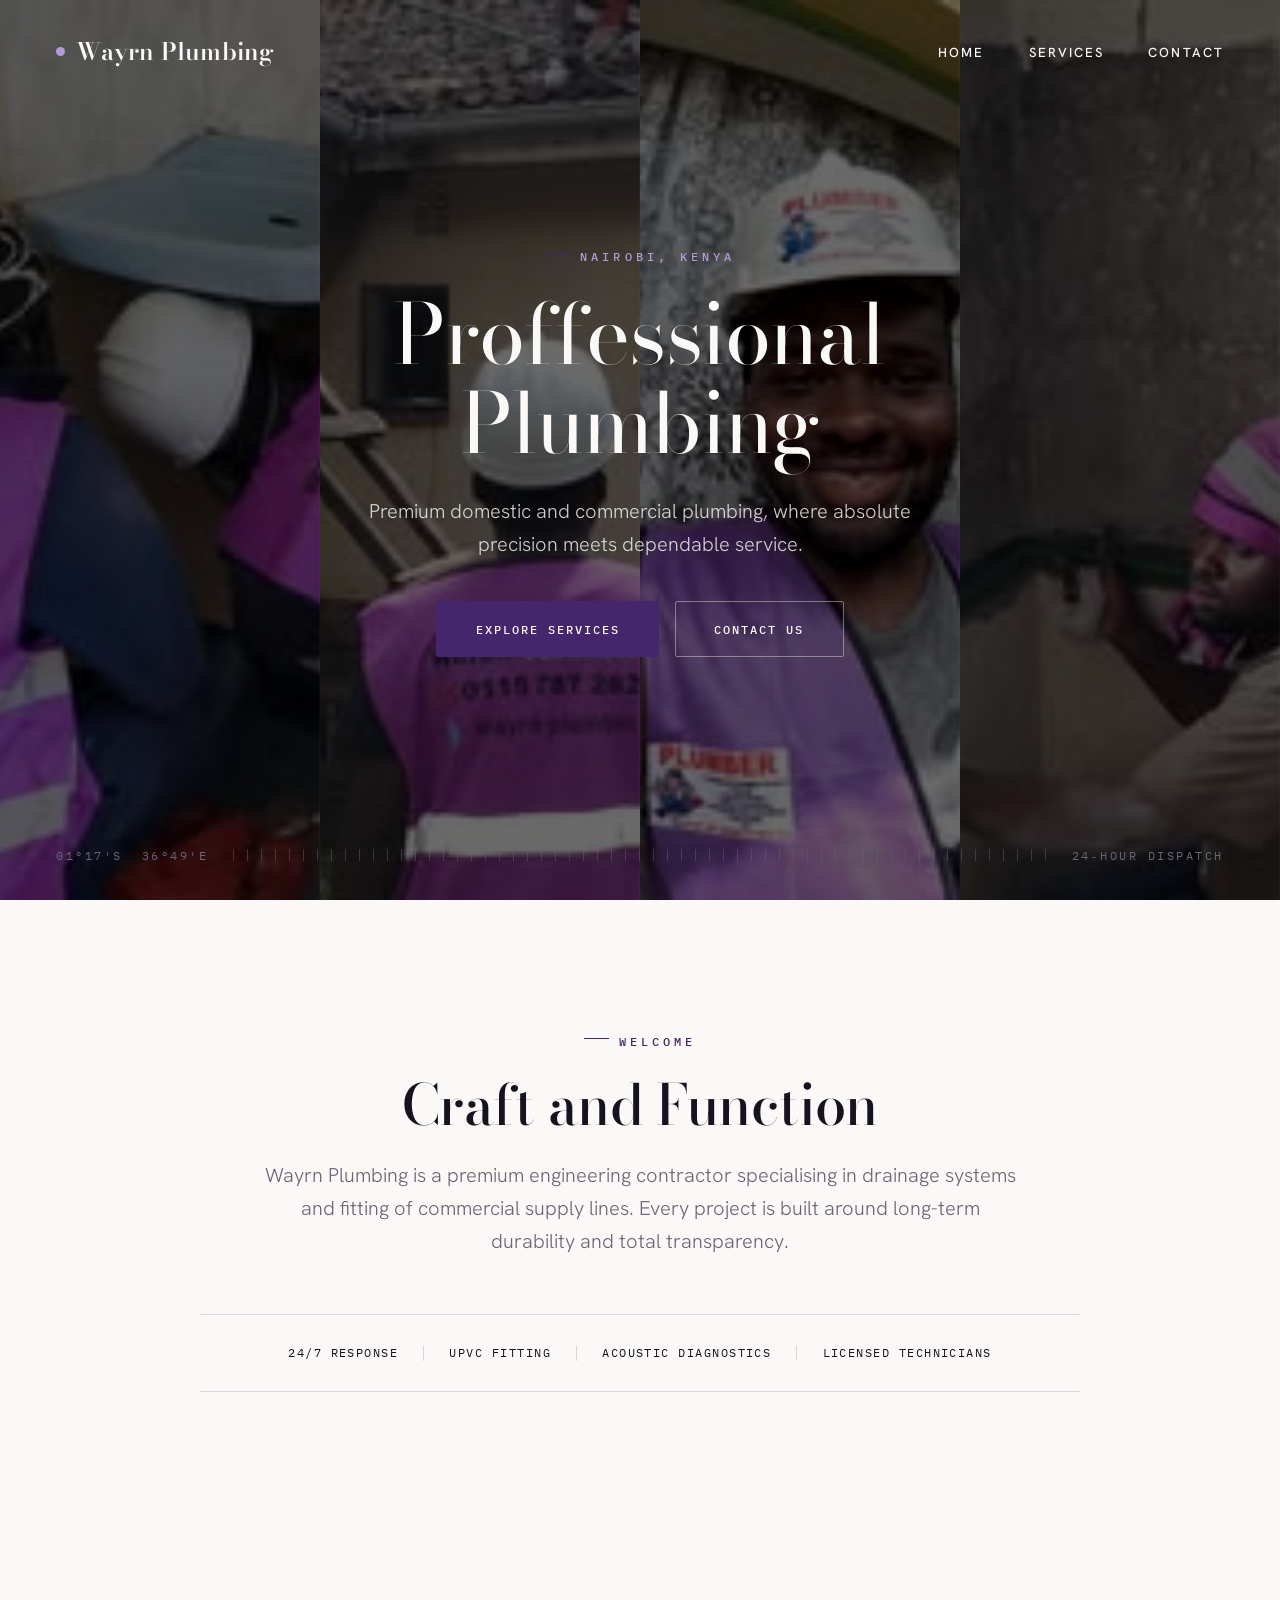
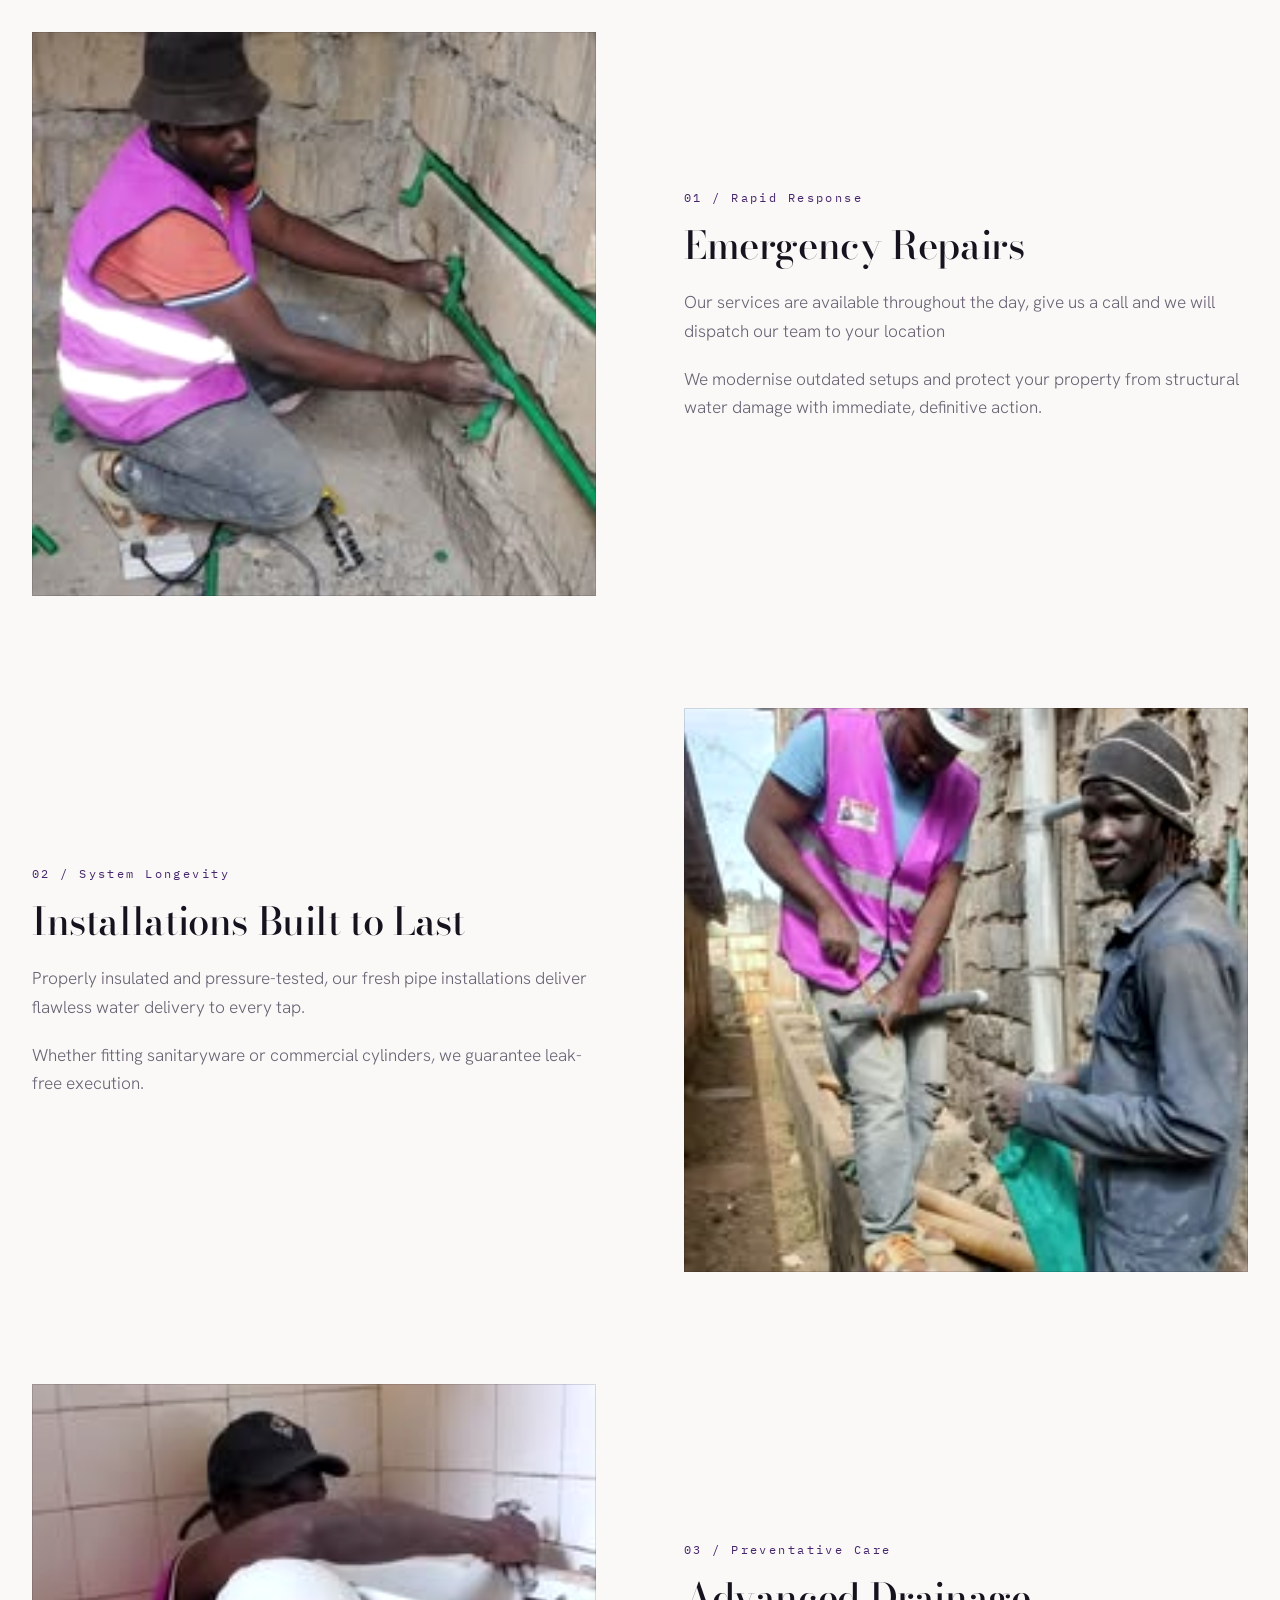
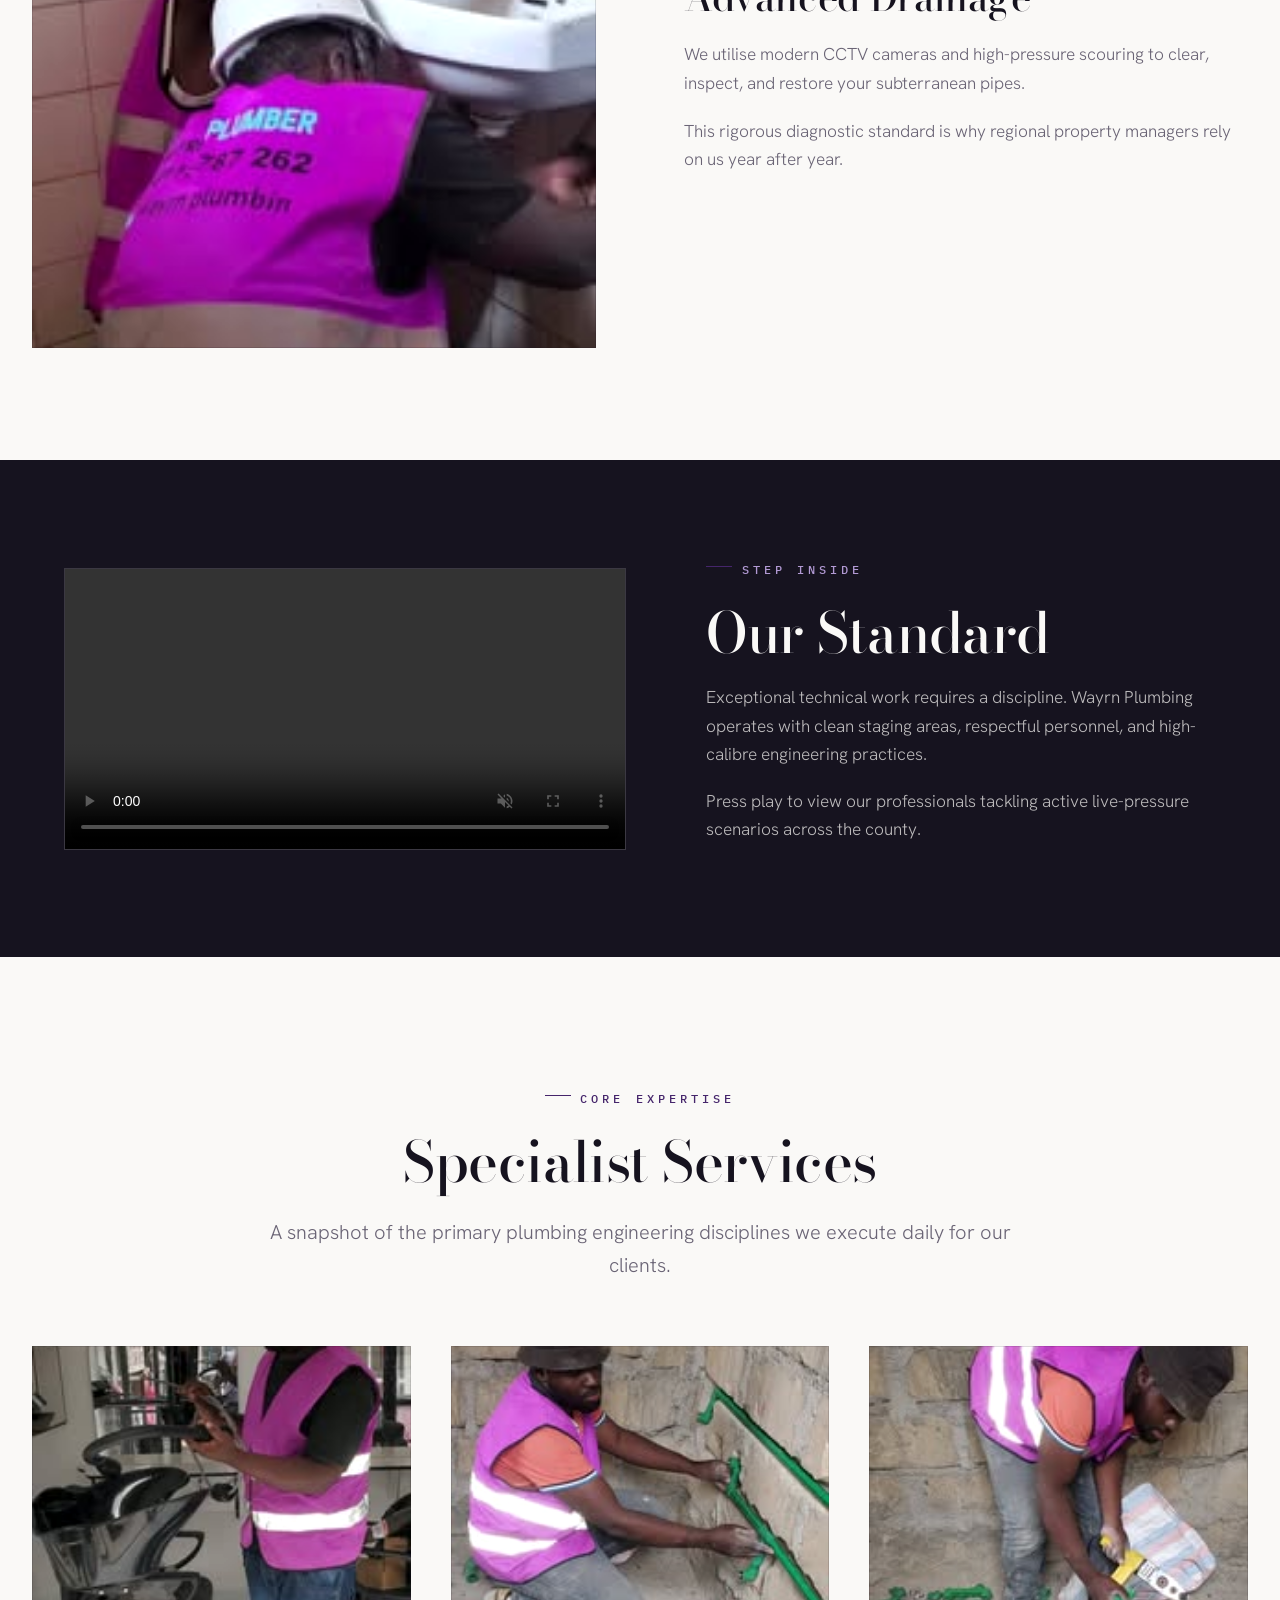
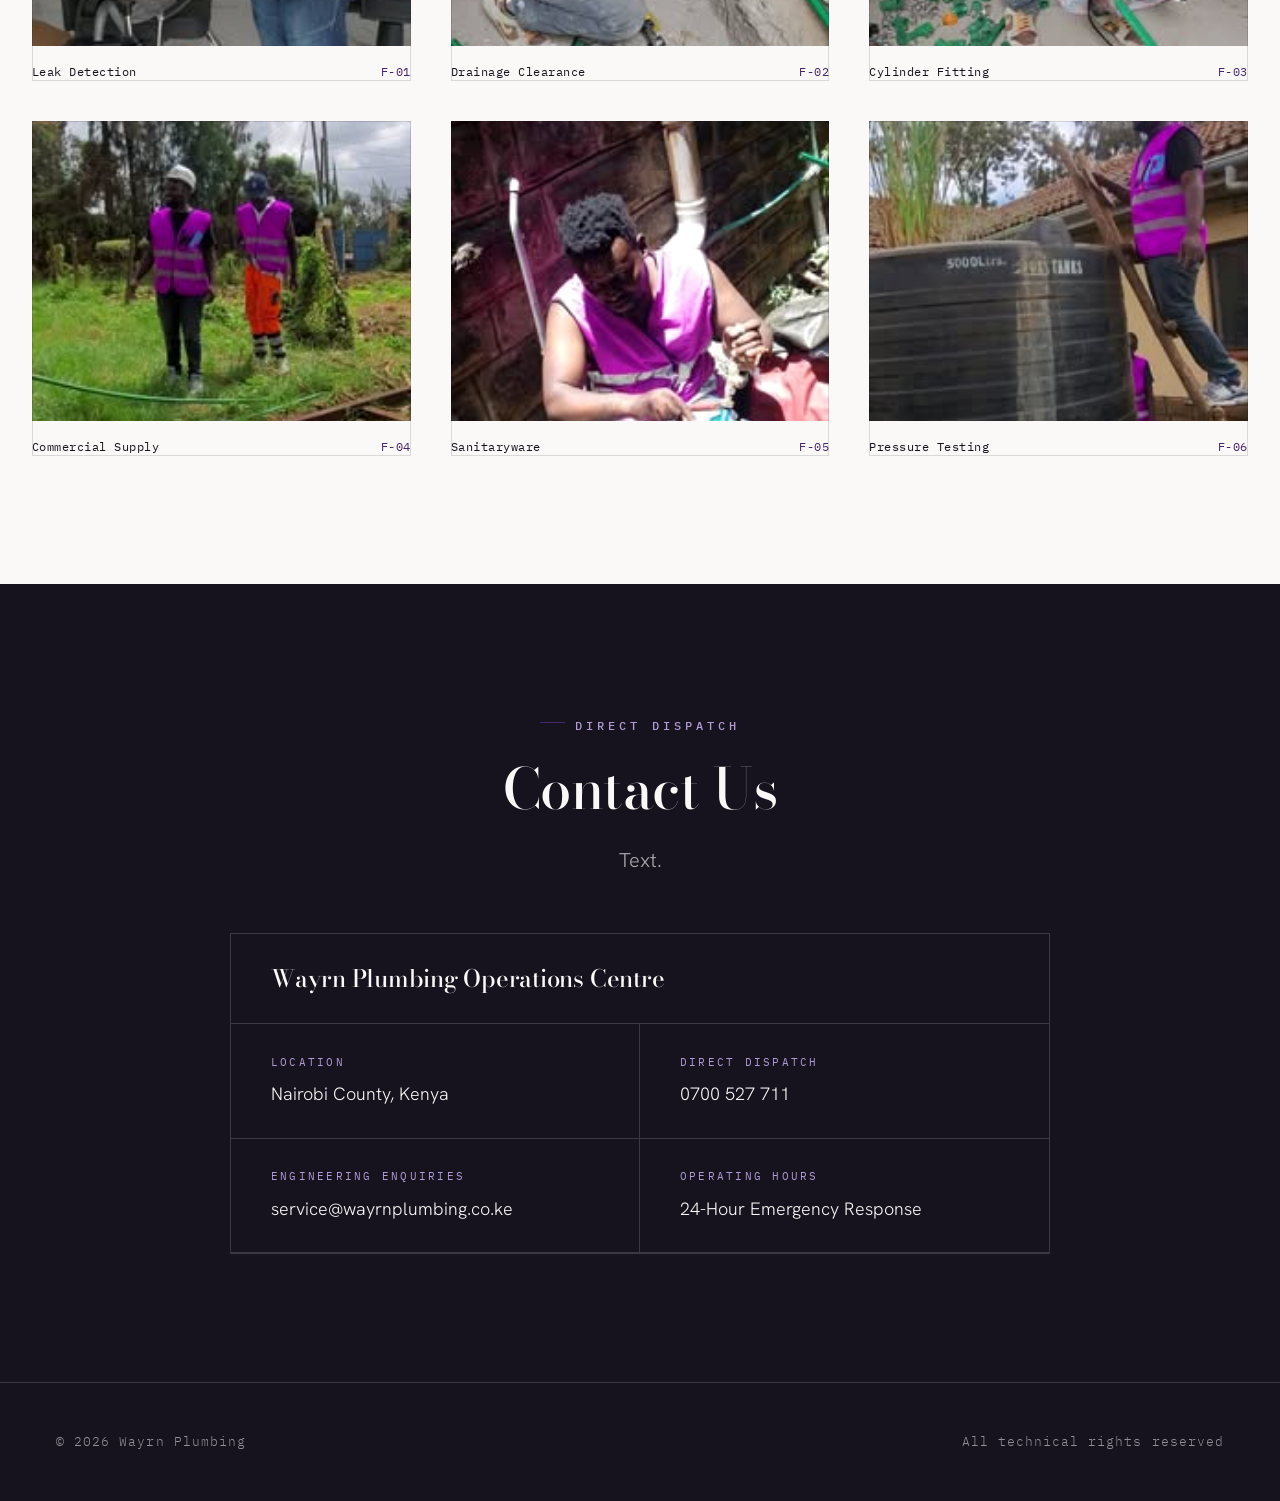
<file: index.html>
<!DOCTYPE html>
<html lang="en">
<head>
    <meta charset="UTF-8">
    <meta name="viewport" content="width=device-width, initial-scale=1.0">
    <title>Home | Wayrn Plumbing</title>
    <link rel="stylesheet" href="style.css">
</head>
<body>

    <nav>
        <a href="index.html" class="logo">Wayrn Plumbing</a>
        <ul class="nav-links">
            <li><a href="index.html">Home</a></li>
            <li><a href="services.html">Services</a></li>
            <li><a href="#contact">Contact</a></li>
        </ul>
    </nav>

    <!-- HERO -->
    <section class="hero">
        <div class="hero-panel"></div>
        <div class="hero-panel"></div>
        <div class="hero-panel"></div>
        <div class="hero-panel"></div>
        <div class="hero-overlay">
            <span class="eyebrow">Nairobi, Kenya</span>
            <h1>Proffessional Plumbing</h1>
            <p>Premium domestic and commercial plumbing, where absolute precision meets dependable service.</p>
            <div class="hero-buttons">
                <a href="services.html" class="btn btn-primary">Explore Services</a>
                <a href="#contact" class="btn btn-outline">Contact Us</a>
            </div>
        </div>
        <div class="hero-baseline">
            <div class="spec-strip">
                <span>01°17′S&nbsp;&nbsp;36°49′E</span>
                <span class="ruler"></span>
                <span>24&#8209;Hour Dispatch</span>
            </div>
        </div>
    </section>

    <!-- WELCOME -->
    <section class="section reveal">
        <span class="eyebrow">Welcome</span>
        <h2>Craft and Function</h2>
        <p class="summary-text">
            Wayrn Plumbing is a premium engineering contractor specialising in drainage systems and fitting of commercial supply lines. Every project is built around long-term durability and total transparency.
        </p>
        <div class="mini-features">
            <span>24/7 Response</span>
            <span>uPVC Fitting</span>
            <span>Acoustic Diagnostics</span>
            <span>Licensed Technicians</span>
        </div>
    </section>

    <!-- FEATURE ROWS -->
    <div class="feature">
        <div class="feature-row reveal">
            <div class="feature-media">
                <img src="image 5.jpg" alt="Plumbing engineer working on pipework">
            </div>
            <div class="feature-text">
                <span class="index">01 / Rapid Response</span>
                <h3>Emergency Repairs</h3>
                <p>Our services are available throughout the day, give us a call and we will dispatch our team to your location</p>
                <p>We modernise outdated setups and protect your property from structural water damage with immediate, definitive action.</p>
            </div>
        </div>

        <div class="feature-row reverse reveal">
            <div class="feature-media">
                <img src="image 6.jpg" alt="Commercial boiler and water heater installation">
            </div>
            <div class="feature-text">
                <span class="index">02 / System Longevity</span>
                <h3>Installations Built to Last</h3>
                <p>Properly insulated and pressure-tested, our fresh pipe installations deliver flawless water delivery to every tap.</p>
                <p>Whether fitting sanitaryware or commercial cylinders, we guarantee leak-free execution.</p>
            </div>
        </div>

        <div class="feature-row reveal">
            <div class="feature-media">
                <img src="image 7.jpg" alt="High pressure water jetting machinery">
            </div>
            <div class="feature-text">
                <span class="index">03 / Preventative Care</span>
                <h3>Advanced Drainage </h3>
                <p> We utilise modern CCTV cameras and high-pressure scouring to clear, inspect, and restore your subterranean pipes.</p>
                <p>This rigorous diagnostic standard is why regional property managers rely on us year after year.</p>
            </div>
        </div>
    </div>

    <!-- VIDEO FEATURE -->
    <section class="video-feature reveal">
        <div class="video-frame">
            <video src="video.mp4" autoplay muted loop playsinline controls></video>
        </div>
        <div class="video-text">
            <span class="eyebrow">Step Inside</span>
            <h2> Our Standard</h2>
            <p>Exceptional technical work requires a discipline. Wayrn Plumbing operates with clean staging areas, respectful personnel, and high-calibre engineering practices.</p>
            <p>Press play to view our professionals tackling active live-pressure scenarios across the county.</p>
        </div>
    </section>

    <!-- CORE EXPERTISE -->
    <section class="section reveal">
        <span class="eyebrow">Core Expertise</span>
        <h2>Specialist Services</h2>
        <p class="summary-text">A snapshot of the primary plumbing engineering disciplines we execute daily for our clients.</p>
        <div class="dish-grid">
            <div class="dish-card">
                <img src="image 8.jpg" alt="Acoustic leak detection equipment">
                <div class="caption"><span> Leak Detection</span><span class="code">F-01</span></div>
            </div>
            <div class="dish-card">
                <img src="image 9.jpg" alt="Clearing blocked domestic drainage">
                <div class="caption"><span>Drainage Clearance</span><span class="code">F-02</span></div>
            </div>
            <div class="dish-card">
                <img src="image 10.jpg" alt="Fitting a modern hot water cylinder">
                <div class="caption"><span>Cylinder Fitting</span><span class="code">F-03</span></div>
            </div>
            <div class="dish-card">
                <img src="image 11.jpg" alt="Commercial supply pipework">
                <div class="caption"><span>Commercial Supply</span><span class="code">F-04</span></div>
            </div>
            <div class="dish-card">
                <img src="image 12.jpg" alt="Luxury bathroom sanitaryware installation">
                <div class="caption"><span>Sanitaryware</span><span class="code">F-05</span></div>
            </div>
            <div class="dish-card">
                <img src="image 13.jpg" alt="Testing local water pressure">
                <div class="caption"><span>Pressure Testing</span><span class="code">F-06</span></div>
            </div>
        </div>
    </section>

    <!-- CONTACT -->
    <section class="section" id="contact">
        <span class="eyebrow">Direct Dispatch</span>
        <h2>Contact Us</h2>
        <p class="summary-text"> Text.</p>
        <div class="contact-box reveal">
            <h3>Wayrn Plumbing Operations Centre</h3>
            <div class="grid">
                <div class="cell">
                    <span class="label">Location</span>
                    <span class="value">Nairobi County, Kenya</span>
                </div>
                <div class="cell">
                    <span class="label">Direct Dispatch</span>
                    <span class="value">0700 527 711</span>
                </div>
                <div class="cell">
                    <span class="label">Engineering Enquiries</span>
                    <span class="value">service@wayrnplumbing.co.ke</span>
                </div>
                <div class="cell">
                    <span class="label">Operating Hours</span>
                    <span class="value">24-Hour Emergency Response</span>
                </div>
            </div>
        </div>
    </section>

    <footer>
        <p>© 2026 Wayrn Plumbing</p>
        <p>All technical rights reserved</p>
    </footer>

    <script>
        (function () {
            var reduce = window.matchMedia('(prefers-reduced-motion: reduce)').matches;
            var items = document.querySelectorAll('.reveal');
            if (reduce || !('IntersectionObserver' in window)) {
                items.forEach(function (el) { el.classList.add('in'); });
                return;
            }
            var io = new IntersectionObserver(function (entries) {
                entries.forEach(function (entry) {
                    if (entry.isIntersecting) {
                        entry.target.classList.add('in');
                        io.unobserve(entry.target);
                    }
                });
            }, { threshold: 0.12 });
            items.forEach(function (el) { io.observe(el); });
        })();
    </script>

</body>
</html>
</file>
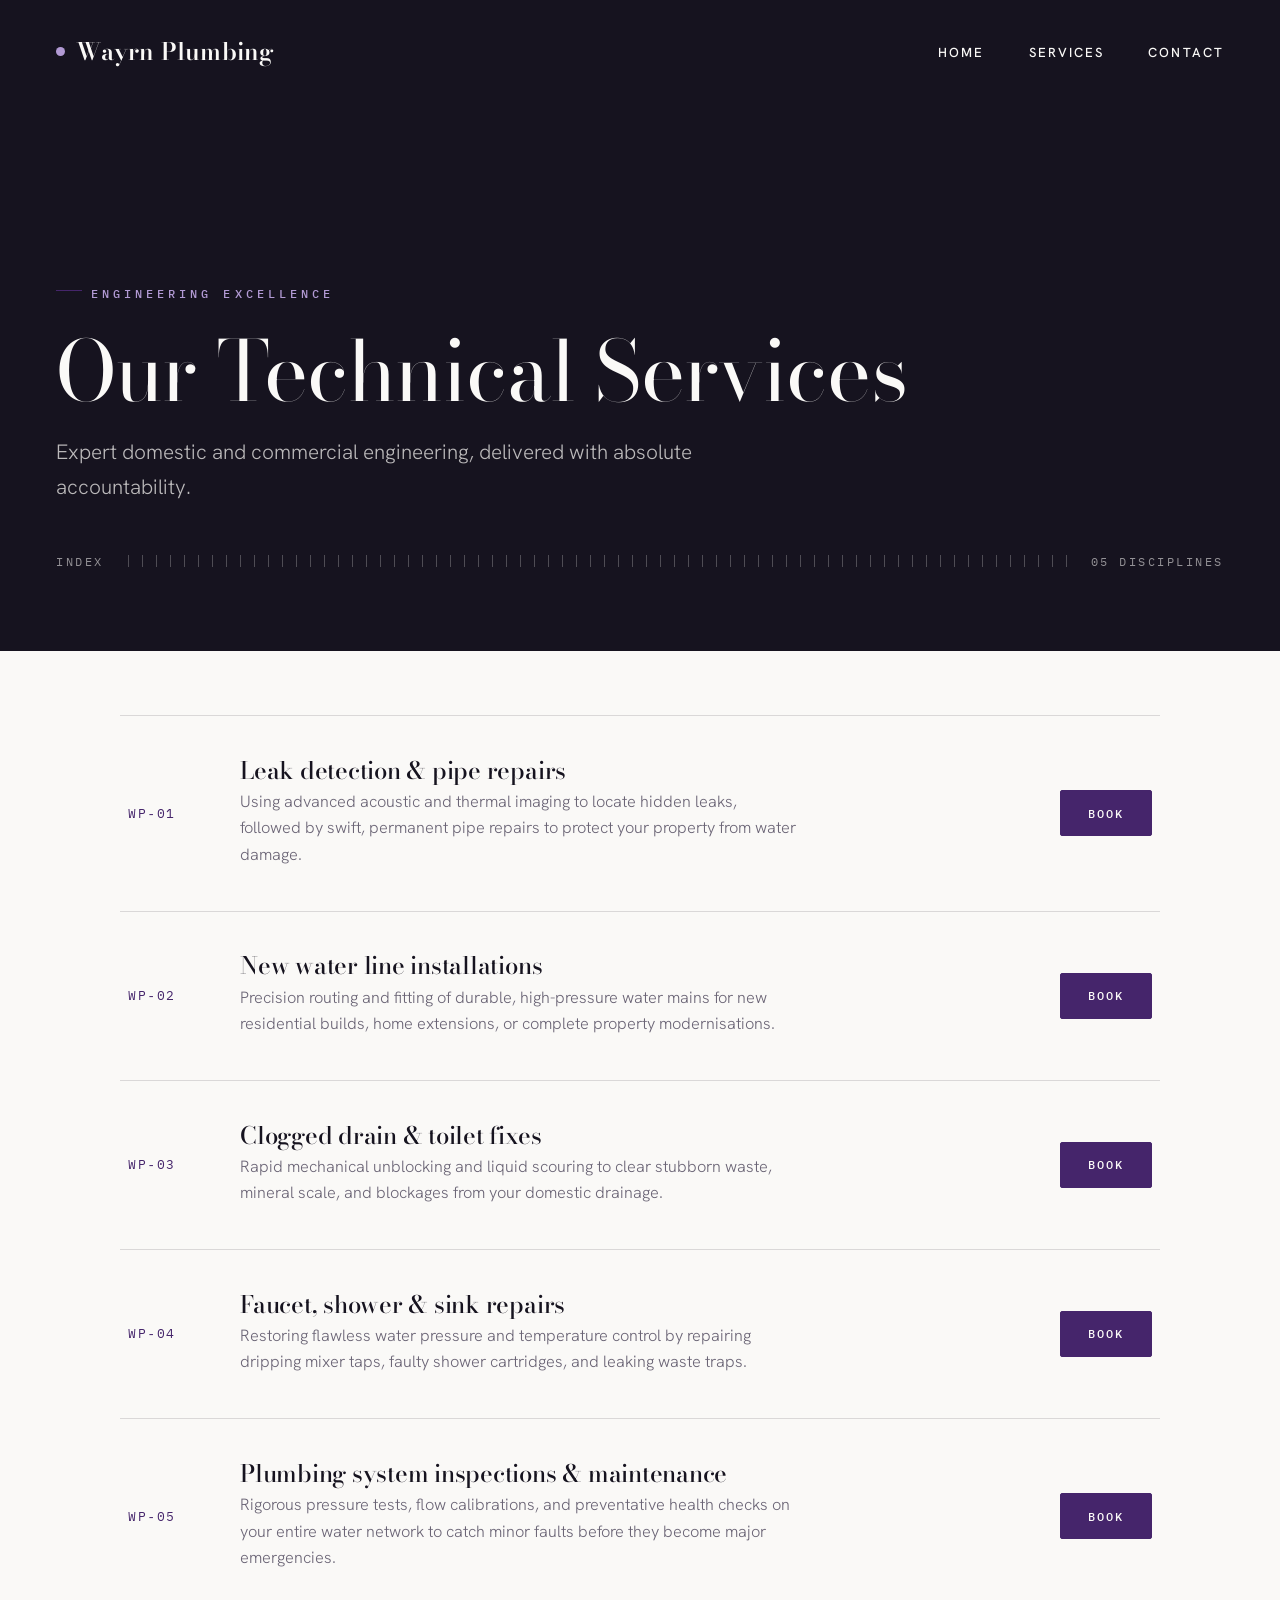
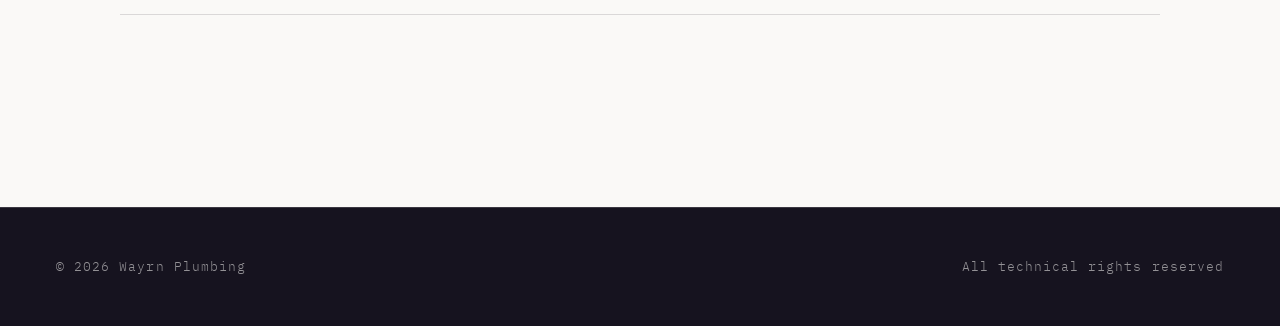
<file: services.html>
<!DOCTYPE html>
<html lang="en">
<head>
    <meta charset="UTF-8">
    <meta name="viewport" content="width=device-width, initial-scale=1.0">
    <title>Services | Wayrn Plumbing</title>
    <link rel="stylesheet" href="style.css">
</head>
<body>

    <nav class="nav-solid">
        <a href="index.html" class="logo">Wayrn Plumbing</a>
        <ul class="nav-links">
            <li><a href="index.html">Home</a></li>
            <li><a href="services.html">Services</a></li>
            <li><a href="index.html#contact">Contact</a></li>
        </ul>
    </nav>

    <!-- HEADER -->
    <section class="page-header">
        <span class="eyebrow">Engineering Excellence</span>
        <h1>Our Technical Services</h1>
        <p>Expert domestic and commercial engineering, delivered with absolute accountability.</p>
        <div class="spec-strip">
            <span>Index</span>
            <span class="ruler"></span>
            <span>05 Disciplines</span>
        </div>
    </section>

    <!-- SERVICES LIST -->
    <section class="section" style="padding-top: 3rem;">
        <div class="services-list-container reveal">

            <div class="service-list-row">
                <span class="service-code">WP&#8209;01</span>
                <div class="service-info">
                    <h3>Leak detection &amp; pipe repairs</h3>
                    <p>Using advanced acoustic and thermal imaging to locate hidden leaks, followed by swift, permanent pipe repairs to protect your property from water damage.</p>
                </div>
                <a href="index.html#contact" class="btn btn-primary btn-sm">Book</a>
            </div>

            <div class="service-list-row">
                <span class="service-code">WP&#8209;02</span>
                <div class="service-info">
                    <h3>New water line installations</h3>
                    <p>Precision routing and fitting of durable, high-pressure water mains for new residential builds, home extensions, or complete property modernisations.</p>
                </div>
                <a href="index.html#contact" class="btn btn-primary btn-sm">Book</a>
            </div>

            <div class="service-list-row">
                <span class="service-code">WP&#8209;03</span>
                <div class="service-info">
                    <h3>Clogged drain &amp; toilet fixes</h3>
                    <p>Rapid mechanical unblocking and liquid scouring to clear stubborn waste, mineral scale, and blockages from your domestic drainage.</p>
                </div>
                <a href="index.html#contact" class="btn btn-primary btn-sm">Book</a>
            </div>

            <div class="service-list-row">
                <span class="service-code">WP&#8209;04</span>
                <div class="service-info">
                    <h3>Faucet, shower &amp; sink repairs</h3>
                    <p>Restoring flawless water pressure and temperature control by repairing dripping mixer taps, faulty shower cartridges, and leaking waste traps.</p>
                </div>
                <a href="index.html#contact" class="btn btn-primary btn-sm">Book</a>
            </div>

            <div class="service-list-row">
                <span class="service-code">WP&#8209;05</span>
                <div class="service-info">
                    <h3>Plumbing system inspections &amp; maintenance</h3>
                    <p>Rigorous pressure tests, flow calibrations, and preventative health checks on your entire water network to catch minor faults before they become major emergencies.</p>
                </div>
                <a href="index.html#contact" class="btn btn-primary btn-sm">Book</a>
            </div>

        </div>
    </section>

    <footer>
        <p>© 2026 Wayrn Plumbing</p>
        <p>All technical rights reserved</p>
    </footer>

    <script>
        (function () {
            var reduce = window.matchMedia('(prefers-reduced-motion: reduce)').matches;
            var items = document.querySelectorAll('.reveal');
            if (reduce || !('IntersectionObserver' in window)) {
                items.forEach(function (el) { el.classList.add('in'); });
                return;
            }
            var io = new IntersectionObserver(function (entries) {
                entries.forEach(function (entry) {
                    if (entry.isIntersecting) {
                        entry.target.classList.add('in');
                        io.unobserve(entry.target);
                    }
                });
            }, { threshold: 0.12 });
            items.forEach(function (el) { io.observe(el); });
        })();
    </script>

</body>
</html>
</file>
<file: style.css>
@import url('https://fonts.googleapis.com/css2?family=Bodoni+Moda:opsz,wght@6..96,400;6..96,500;6..96,600;6..96,700&family=Hanken+Grotesk:wght@300;400;500;600;700&family=IBM+Plex+Mono:wght@400;500;600&display=swap');

:root {
    --ink: #16131f;          /* near-black with a faint violet undertone */
    --ink-2: #221c30;        /* lifted ink for dark surfaces */
    --paper: #faf9f7;        /* warm off-white */
    --paper-2: #efedf2;      /* quiet light surface, faint lavender */
    --steel: #6a6475;        /* muted mauve-grey, secondary text */
    --purple: #45256b;       /* dark purple, the single accent */
    --purple-deep: #321a4f;  /* deeper purple for hover */
    --purple-soft: #b29ad4;  /* light lavender, for accents on dark surfaces */
    --line: rgba(22, 19, 31, 0.14);
    --line-dark: rgba(250, 249, 247, 0.16);

    --font-display: 'Bodoni Moda', Georgia, serif;
    --font-body: 'Hanken Grotesk', system-ui, sans-serif;
    --font-mono: 'IBM Plex Mono', ui-monospace, monospace;

    --maxw: 1280px;
}

* { box-sizing: border-box; margin: 0; padding: 0; }

html { scroll-behavior: smooth; }

body {
    font-family: var(--font-body);
    background-color: var(--paper);
    color: var(--ink);
    line-height: 1.65;
    -webkit-font-smoothing: antialiased;
    overflow-x: hidden;
}

::selection { background: var(--purple); color: var(--paper); }

img { display: block; }

/* ---------- TYPOGRAPHY ---------- */
h1, h2, h3, h4 {
    font-family: var(--font-display);
    color: var(--ink);
    font-weight: 500;
    line-height: 1.06;
    letter-spacing: -0.01em;
}

h1 { font-size: clamp(3rem, 6.5vw, 6rem); margin-bottom: 1.75rem; }
h2 { font-size: clamp(2.2rem, 4.4vw, 3.6rem); margin-bottom: 1.25rem; }
h3 { font-size: 1.65rem; margin-bottom: 0.6rem; }

p { font-weight: 300; }

.eyebrow {
    display: inline-block;
    font-family: var(--font-mono);
    font-size: 0.74rem;
    font-weight: 500;
    text-transform: uppercase;
    letter-spacing: 0.34em;
    color: var(--purple);
    margin-bottom: 1.5rem;
    padding-left: 2.2rem;
    position: relative;
}

.eyebrow::before {
    content: '';
    position: absolute;
    left: 0;
    top: 0.5em;
    width: 1.6rem;
    height: 1px;
    background: var(--purple);
}

.summary-text {
    font-size: 1.25rem;
    max-width: 760px;
    margin: 1.5rem auto 0;
    color: var(--steel);
    font-weight: 300;
}

/* ---------- MEASUREMENT STRIP (signature motif) ---------- */
.spec-strip {
    display: flex;
    align-items: center;
    gap: 1.5rem;
    font-family: var(--font-mono);
    font-size: 0.72rem;
    letter-spacing: 0.22em;
    text-transform: uppercase;
    color: var(--steel);
}

.spec-strip .ruler {
    flex: 1;
    height: 12px;
    background-image: repeating-linear-gradient(
        to right,
        currentColor 0,
        currentColor 1px,
        transparent 1px,
        transparent 14px
    );
    opacity: 0.45;
}

/* ---------- NAVIGATION ---------- */
nav {
    position: absolute;
    top: 0; left: 0;
    width: 100%;
    padding: 2rem 3.5rem;
    display: flex;
    justify-content: space-between;
    align-items: center;
    z-index: 100;
}

.logo {
    font-family: var(--font-display);
    font-size: 1.5rem;
    font-weight: 600;
    color: var(--paper);
    text-decoration: none;
    letter-spacing: 0.01em;
    display: flex;
    align-items: center;
    gap: 0.7rem;
}

.logo::before {
    content: '';
    width: 9px; height: 9px;
    background: var(--purple-soft);
    border-radius: 50%;
}

.nav-links {
    list-style: none;
    display: flex;
    gap: 2.75rem;
}

.nav-links a {
    color: var(--paper);
    text-decoration: none;
    font-size: 0.82rem;
    font-weight: 500;
    text-transform: uppercase;
    letter-spacing: 0.16em;
    padding-bottom: 4px;
    border-bottom: 1px solid transparent;
    transition: border-color 0.35s ease, color 0.35s ease;
}

.nav-links a:hover { color: var(--purple-soft); border-bottom-color: var(--purple-soft); }

/* dark-paper nav variant (services page) */
nav.nav-solid { background: var(--ink); position: relative; }

/* ---------- BUTTONS ---------- */
.btn {
    display: inline-flex;
    align-items: center;
    justify-content: center;
    padding: 1.05rem 2.4rem;
    border-radius: 2px;
    font-family: var(--font-mono);
    font-size: 0.78rem;
    font-weight: 500;
    text-transform: uppercase;
    letter-spacing: 0.16em;
    text-decoration: none;
    cursor: pointer;
    transition: background 0.35s ease, color 0.35s ease, border-color 0.35s ease, transform 0.35s ease;
}

.btn-primary {
    background: var(--purple);
    color: var(--paper);
    border: 1px solid var(--purple);
}
.btn-primary:hover { background: var(--purple-deep); border-color: var(--purple-deep); }

.btn-outline {
    background: transparent;
    color: var(--paper);
    border: 1px solid rgba(251, 250, 247, 0.4);
}
.btn-outline:hover { border-color: var(--paper); background: rgba(251, 250, 247, 0.06); }

.btn-sm { padding: 0.78rem 1.7rem; font-size: 0.72rem; }

/* ---------- HERO ---------- */
.hero {
    position: relative;
    height: 100vh;
    min-height: 680px;
    width: 100%;
    overflow: hidden;
    display: flex;
    align-items: center;
    justify-content: center;
    background-color: var(--ink);
}

.hero-panel {
    position: absolute;
    top: 0;
    height: 100%;
    width: 25%;
    background-size: cover;
    background-position: center;
    filter: brightness(0.42) saturate(0.85) contrast(1.05);
    transition: filter 0.6s ease, transform 0.9s cubic-bezier(0.22, 1, 0.36, 1);
    border-right: 1px solid rgba(251, 250, 247, 0.08);
}

.hero-panel:nth-child(1) { left: 0%;  background-image: url('image 1.jpg'); }
.hero-panel:nth-child(2) { left: 25%; background-image: url('image 2.jpg'); }
.hero-panel:nth-child(3) { left: 50%; background-image: url('image 3.jpg'); }
.hero-panel:nth-child(4) { left: 75%; background-image: url('image 4.jpg'); }

.hero:hover .hero-panel { filter: brightness(0.3) saturate(0.8) contrast(1.05); }
.hero .hero-panel:hover {
    filter: brightness(0.62) saturate(1) contrast(1.05);
    transform: scale(1.03);
    z-index: 2;
}

.hero-overlay {
    position: relative;
    z-index: 10;
    text-align: center;
    max-width: 920px;
    padding: 0 2rem;
    pointer-events: none;
}
.hero-overlay * { pointer-events: auto; }
.hero-overlay .eyebrow { color: var(--purple-soft); }
.hero-overlay h1 { color: var(--paper); font-weight: 400; }
.hero-overlay p {
    color: rgba(251, 250, 247, 0.82);
    font-size: 1.25rem;
    max-width: 620px;
    margin: 0 auto 2.5rem;
    font-weight: 300;
}
.hero-buttons { display: flex; gap: 1rem; justify-content: center; }

.hero-baseline {
    position: absolute;
    bottom: 2.2rem;
    left: 3.5rem;
    right: 3.5rem;
    z-index: 10;
    color: rgba(251, 250, 247, 0.7);
}

/* ---------- SECTIONS ---------- */
.section {
    padding: 8rem 2rem;
    max-width: var(--maxw);
    margin: 0 auto;
    text-align: center;
}

.section.dark {
    max-width: none;
    background: var(--ink);
    color: var(--paper);
}
.section.dark h2 { color: var(--paper); }
.section.dark .summary-text { color: rgba(251, 250, 247, 0.65); }

/* welcome spec list (was rounded pills) */
.mini-features {
    display: flex;
    flex-wrap: wrap;
    justify-content: center;
    align-items: center;
    margin-top: 3.5rem;
    border-top: 1px solid var(--line);
    border-bottom: 1px solid var(--line);
    padding: 1.4rem 0;
    max-width: 880px;
    margin-left: auto;
    margin-right: auto;
}

.mini-features span {
    font-family: var(--font-mono);
    font-size: 0.76rem;
    letter-spacing: 0.12em;
    text-transform: uppercase;
    color: var(--ink);
    padding: 0.35rem 1.6rem;
    position: relative;
}
.mini-features span:not(:last-child)::after {
    content: '';
    position: absolute;
    right: 0; top: 50%;
    transform: translateY(-50%);
    height: 0.9rem;
    width: 1px;
    background: var(--line);
}

/* ---------- FEATURE ROWS ---------- */
.feature { max-width: var(--maxw); margin: 0 auto; }

.feature-row {
    display: flex;
    align-items: center;
    gap: 5.5rem;
    margin: 7rem auto;
    padding: 0 2rem;
    text-align: left;
}
.feature-row.reverse { flex-direction: row-reverse; }

.feature-text { flex: 1; }
.feature-text .index {
    font-family: var(--font-mono);
    font-size: 0.76rem;
    letter-spacing: 0.2em;
    color: var(--purple);
    display: block;
    margin-bottom: 1.1rem;
}
.feature-text h3 {
    font-size: clamp(1.9rem, 3vw, 2.6rem);
    margin-bottom: 1.4rem;
    color: var(--ink);
}
.feature-text p { margin-bottom: 1.2rem; font-size: 1.08rem; color: var(--steel); }

.feature-media { flex: 1; position: relative; overflow: hidden; }
.feature-media img {
    width: 100%;
    height: auto;
    object-fit: cover;
    filter: saturate(0.95) contrast(1.04);
    transition: transform 0.9s cubic-bezier(0.22, 1, 0.36, 1);
}
.feature-media::after {
    content: '';
    position: absolute;
    inset: 0;
    border: 1px solid var(--line);
    pointer-events: none;
}
.feature-row:hover .feature-media img { transform: scale(1.04); }

/* ---------- VIDEO FEATURE ---------- */
.video-feature {
    background: var(--ink);
    padding: 6rem 4rem;
    display: flex;
    align-items: center;
    gap: 5rem;
    max-width: var(--maxw);
    margin: 0 auto;
    text-align: left;
    color: var(--paper);
}
.video-frame {
    flex: 1.1;
    overflow: hidden;
    border: 1px solid var(--line-dark);
}
.video-frame video { width: 100%; display: block; }
.video-text { flex: 1; }
.video-text .eyebrow { color: var(--purple-soft); }
.video-text h2 { color: var(--paper); }
.video-text p { color: rgba(251, 250, 247, 0.72); margin-bottom: 1.1rem; font-size: 1.08rem; }

/* ---------- CORE EXPERTISE GRID ---------- */
.dish-grid {
    display: grid;
    grid-template-columns: repeat(auto-fit, minmax(300px, 1fr));
    gap: 2.5rem;
    margin-top: 4rem;
    text-align: left;
}

.dish-card { position: relative; overflow: hidden; }
.dish-card img {
    width: 100%;
    height: 300px;
    object-fit: cover;
    filter: saturate(0.95) contrast(1.04);
    transition: transform 0.9s cubic-bezier(0.22, 1, 0.36, 1);
}
.dish-card::after {
    content: '';
    position: absolute;
    inset: 0;
    border: 1px solid var(--line);
    pointer-events: none;
}
.dish-card:hover img { transform: scale(1.05); }

.dish-card .caption {
    display: flex;
    justify-content: space-between;
    align-items: baseline;
    margin-top: 0.9rem;
    font-family: var(--font-mono);
    font-size: 0.78rem;
    letter-spacing: 0.04em;
    color: var(--ink);
}
.dish-card .caption .code { color: var(--purple); }

/* ---------- SERVICES PAGE HEADER ---------- */
.page-header {
    background: var(--ink);
    color: var(--paper);
    padding: 11rem 3.5rem 5rem;
    text-align: left;
}
.page-header .eyebrow { color: var(--purple-soft); }
.page-header h1 { color: var(--paper); font-weight: 400; margin-bottom: 1.25rem; }
.page-header p {
    font-size: 1.3rem;
    max-width: 640px;
    color: rgba(251, 250, 247, 0.72);
    font-weight: 300;
}
.page-header .spec-strip { margin-top: 3rem; color: rgba(251, 250, 247, 0.55); }

/* ---------- SERVICES LIST ---------- */
.services-list-container {
    display: flex;
    flex-direction: column;
    max-width: 1040px;
    margin: 1rem auto 4rem;
    text-align: left;
    border-top: 1px solid var(--line);
}

.service-list-row {
    display: flex;
    align-items: center;
    justify-content: space-between;
    gap: 2.5rem;
    padding: 2.6rem 0.5rem;
    border-bottom: 1px solid var(--line);
    transition: background 0.4s ease, padding 0.4s ease;
}
.service-list-row:hover { background: var(--paper-2); padding-left: 1.5rem; padding-right: 1.5rem; }

.service-code {
    font-family: var(--font-mono);
    font-size: 0.82rem;
    letter-spacing: 0.12em;
    color: var(--purple);
    width: 4.5rem;
    flex-shrink: 0;
}
.service-info { flex: 1; }
.service-info h3 { color: var(--ink); font-size: 1.5rem; margin-bottom: 0.35rem; }
.service-info p { font-size: 1.02rem; color: var(--steel); max-width: 560px; }
.service-list-row .btn { flex-shrink: 0; }

/* ---------- CONTACT ---------- */
#contact { background: var(--ink); max-width: none; color: var(--paper); }
#contact h2 { color: var(--paper); }
#contact .eyebrow { color: var(--purple-soft); }
#contact .summary-text { color: rgba(250, 249, 247, 0.65); }

.contact-box {
    max-width: 820px;
    margin: 3.5rem auto 0;
    text-align: left;
    border: 1px solid var(--line-dark);
}
.contact-box h3 {
    color: var(--paper);
    font-size: 1.5rem;
    padding: 2rem 2.5rem;
    border-bottom: 1px solid var(--line-dark);
    margin-bottom: 0;
}
.contact-box .grid {
    display: grid;
    grid-template-columns: 1fr 1fr;
}
.contact-box .cell {
    padding: 1.8rem 2.5rem;
    border-bottom: 1px solid var(--line-dark);
}
.contact-box .cell:nth-child(odd) { border-right: 1px solid var(--line-dark); }
.contact-box .label {
    font-family: var(--font-mono);
    font-size: 0.7rem;
    letter-spacing: 0.2em;
    text-transform: uppercase;
    color: var(--purple-soft);
    display: block;
    margin-bottom: 0.5rem;
}
.contact-box .value { font-size: 1.12rem; color: var(--paper); font-weight: 300; }

/* ---------- FOOTER ---------- */
footer {
    background-color: var(--ink);
    color: var(--paper);
    padding: 3rem 3.5rem;
    border-top: 1px solid var(--line-dark);
    display: flex;
    justify-content: space-between;
    align-items: center;
    gap: 1rem;
    flex-wrap: wrap;
}
footer p { opacity: 0.55; font-size: 0.82rem; font-family: var(--font-mono); letter-spacing: 0.08em; }

/* ---------- SCROLL REVEAL ---------- */
.reveal { opacity: 0; transform: translateY(22px); transition: opacity 0.9s ease, transform 0.9s cubic-bezier(0.22, 1, 0.36, 1); }
.reveal.in { opacity: 1; transform: none; }

/* ---------- HERO LOAD SEQUENCE ---------- */
@keyframes panelIn { from { opacity: 0; transform: scaleY(1.08); } to { opacity: 1; transform: scaleY(1); } }
@keyframes overlayIn { from { opacity: 0; transform: translateY(14px); } to { opacity: 1; transform: none; } }
.hero-panel { animation: panelIn 1.1s cubic-bezier(0.22, 1, 0.36, 1) both; }
.hero-panel:nth-child(1) { animation-delay: 0.05s; }
.hero-panel:nth-child(2) { animation-delay: 0.18s; }
.hero-panel:nth-child(3) { animation-delay: 0.31s; }
.hero-panel:nth-child(4) { animation-delay: 0.44s; }
.hero-overlay { animation: overlayIn 1s ease 0.6s both; }

@media (prefers-reduced-motion: reduce) {
    *, *::before, *::after { animation: none !important; transition: none !important; }
    .reveal { opacity: 1; transform: none; }
    html { scroll-behavior: auto; }
}

/* ---------- RESPONSIVE: TABLET ---------- */
@media (max-width: 900px) {
    nav { padding: 1.5rem 1.75rem; }
    .nav-links { gap: 1.25rem; }
    .nav-links a { font-size: 0.72rem; }
    .section { padding: 5rem 1.5rem; }
    .feature-row, .feature-row.reverse, .video-feature {
        flex-direction: column;
        gap: 2.5rem;
        margin: 4.5rem auto;
        align-items: flex-start;
    }
    .video-feature { padding: 3rem 1.75rem; }
    .page-header { padding: 8rem 1.75rem 3.5rem; }
    .service-list-row { flex-wrap: wrap; gap: 0.75rem 1.25rem; }
    .service-code { width: auto; order: 1; }
    .service-info { order: 3; flex-basis: 100%; }
    .service-list-row .btn { order: 2; margin-left: auto; }
    .hero-baseline { left: 1.75rem; right: 1.75rem; }
    .contact-box .grid { grid-template-columns: 1fr; }
    .contact-box .cell:nth-child(odd) { border-right: none; }
    footer { flex-direction: column; text-align: center; }
}

/* ---------- RESPONSIVE: PHONE ---------- */
@media (max-width: 600px) {
    nav { padding: 1rem 1rem; }
    .logo { font-size: 1.1rem; gap: 0.5rem; }
    .nav-links { gap: 0.7rem; }
    .nav-links a { font-size: 0.62rem; letter-spacing: 0.08em; padding-bottom: 2px; }

    .section { padding: 4rem 1.25rem; }

    h1 { font-size: clamp(2.3rem, 9vw, 3.2rem); }
    h2 { font-size: clamp(1.9rem, 7vw, 2.4rem); }
    .summary-text { font-size: 1.08rem; }

    /* hero: thin slivers become a 2x2 grid */
    .hero { min-height: 600px; }
    .hero-panel { width: 50%; height: 50%; border-bottom: 1px solid rgba(251, 250, 247, 0.08); }
    .hero-panel:nth-child(1) { left: 0;   top: 0; }
    .hero-panel:nth-child(2) { left: 50%; top: 0; }
    .hero-panel:nth-child(3) { left: 0;   top: 50%; }
    .hero-panel:nth-child(4) { left: 50%; top: 50%; }
    .hero-overlay p { font-size: 1.08rem; margin-bottom: 2rem; }
    .hero-buttons { flex-direction: column; width: 100%; max-width: 320px; margin: 0 auto; }
    .hero-buttons .btn { width: 100%; }
    .hero-baseline { bottom: 1.4rem; }
    .spec-strip { font-size: 0.62rem; gap: 0.85rem; letter-spacing: 0.14em; }

    /* welcome spec list: drop the dividers when items wrap */
    .mini-features { padding: 1.1rem 0; margin-top: 2.5rem; }
    .mini-features span { padding: 0.3rem 0.9rem; font-size: 0.7rem; }
    .mini-features span:not(:last-child)::after { display: none; }

    .feature-row, .feature-row.reverse { margin: 3.5rem auto; padding: 0 1.25rem; }
    .feature-text h3 { font-size: 1.7rem; }

    .video-feature { margin: 0 auto; padding: 2.5rem 1.25rem; gap: 2rem; }

    /* expertise grid: always single column so it never overflows */
    .dish-grid { grid-template-columns: 1fr; gap: 1.75rem; margin-top: 3rem; }
    .dish-card img { height: 240px; }

    .page-header { padding: 7rem 1.25rem 3rem; }
    .page-header p { font-size: 1.12rem; }

    .service-list-row { padding: 1.8rem 0.25rem; }
    .service-list-row:hover { padding-left: 0.75rem; padding-right: 0.75rem; }
    .service-info h3 { font-size: 1.35rem; }

    .contact-box .cell { padding: 1.4rem 1.5rem; }
    .contact-box h3 { padding: 1.5rem 1.5rem; font-size: 1.3rem; }

    footer { padding: 2.5rem 1.25rem; }
}
</file>
